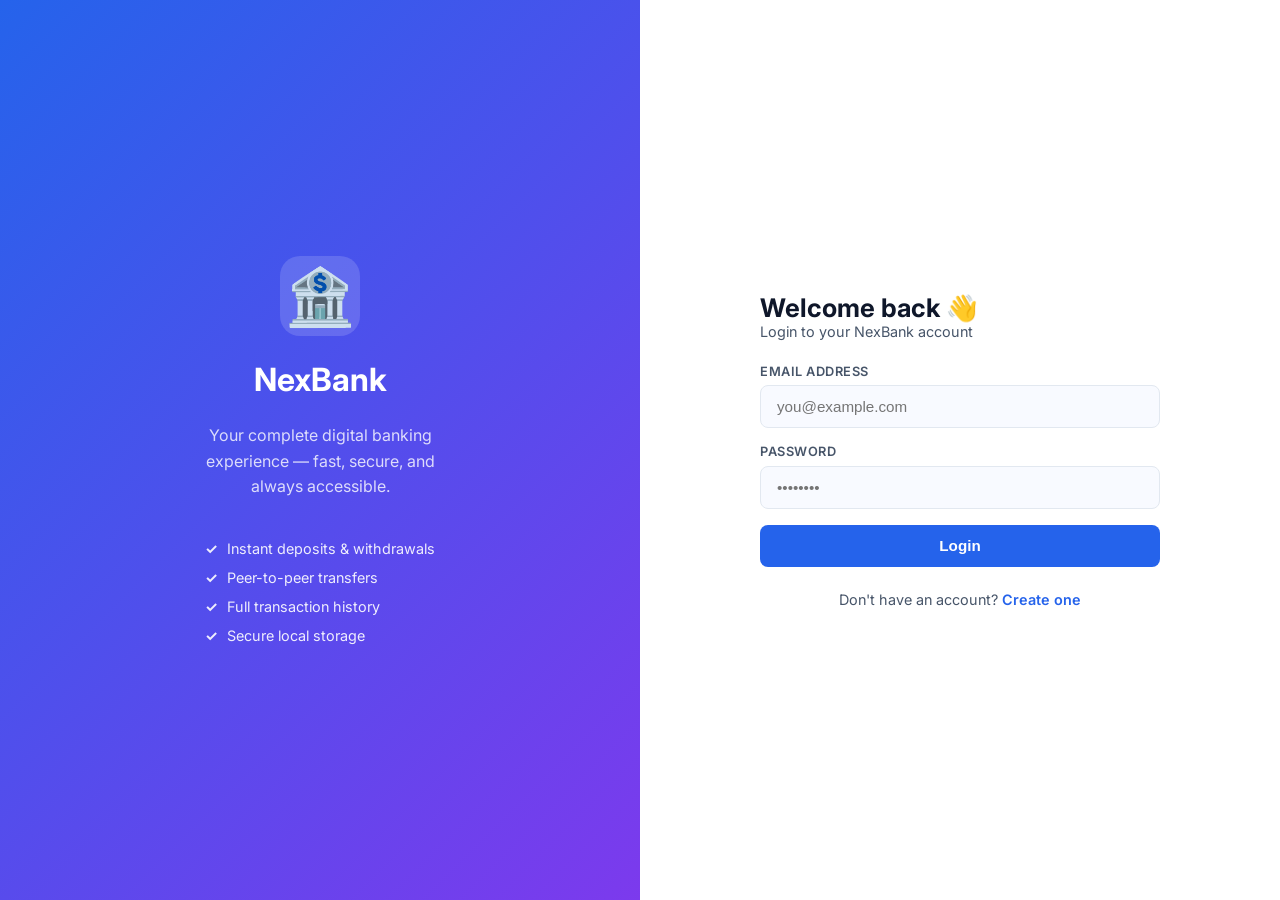
<file: index.html>
<!DOCTYPE html>
<html lang="en">
<head>
  <meta charset="UTF-8" />
  <meta name="viewport" content="width=device-width, initial-scale=1.0" />
  <title>NexBank — Login</title>
  <link rel="stylesheet" href="css/style.css" />
  <link rel="preconnect" href="https://fonts.googleapis.com">
  <link rel="stylesheet" href="https://fonts.googleapis.com/css2?family=Inter:wght@400;500;600;700;800&display=swap">
</head>
<body>

<div class="auth-wrapper">
  <!-- Brand Side -->
  <div class="auth-brand">
    <div class="logo-icon">🏦</div>
    <h1>NexBank</h1>
    <p>Your complete digital banking experience — fast, secure, and always accessible.</p>
    <ul class="auth-features">
      <li>Instant deposits & withdrawals</li>
      <li>Peer-to-peer transfers</li>
      <li>Full transaction history</li>
      <li>Secure local storage</li>
    </ul>
  </div>

  <!-- Form Side -->
  <div class="auth-form-side">
    <div class="auth-card">
      <div>
        <h2>Welcome back 👋</h2>
        <p class="sub">Login to your NexBank account</p>
      </div>

      <form onsubmit="handleLogin(event)" novalidate>
        <div style="display:flex;flex-direction:column;gap:1rem;">
          <div class="form-group">
            <label for="email">Email address</label>
            <input type="email" id="email" placeholder="you@example.com" required />
          </div>
          <div class="form-group">
            <label for="password">Password</label>
            <input type="password" id="password" placeholder="••••••••" required />
          </div>
          <div id="auth-msg" class="auth-msg"></div>
          <button type="submit" class="btn btn-primary btn-full">Login</button>
        </div>
      </form>

      <p class="auth-link">Don't have an account? <a href="register.html">Create one</a></p>
    </div>
  </div>
</div>

<script src="js/storage.js"></script>
<script src="js/auth.js"></script>
</body>
</html>
</file>
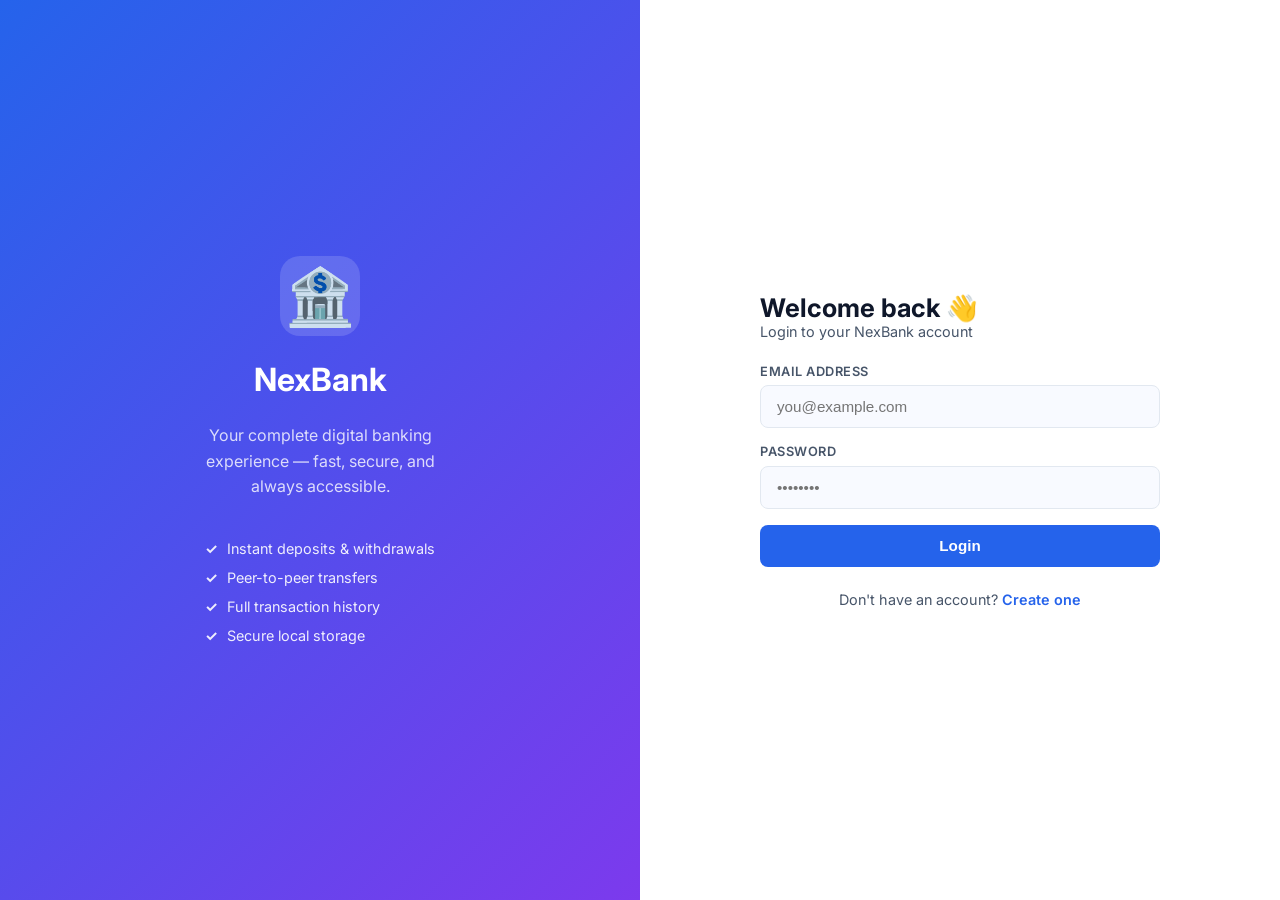
<file: dashboard.html>
<!DOCTYPE html>
<html lang="en">
<head>
  <meta charset="UTF-8" />
  <meta name="viewport" content="width=device-width, initial-scale=1.0" />
  <title>NexBank — Dashboard</title>
  <link rel="stylesheet" href="css/style.css" />
  <link rel="preconnect" href="https://fonts.googleapis.com">
  <link rel="stylesheet" href="https://fonts.googleapis.com/css2?family=Inter:wght@400;500;600;700;800&display=swap">
</head>
<body>

<div class="dashboard-layout">

  <!-- ===== SIDEBAR ===== -->
  <aside class="sidebar" id="sidebar">
    <div class="sidebar-header">
      <div class="sidebar-logo">🏦</div>
      <div class="sidebar-title">
        NexBank
        <span>Digital Banking</span>
      </div>
    </div>

    <nav class="sidebar-nav">
      <span class="nav-section-label">Main</span>
      <button class="nav-item active" data-section="overview" onclick="showSection('overview')">
        <span class="nav-icon">📊</span> Overview
      </button>

      <span class="nav-section-label">Transactions</span>
      <button class="nav-item" data-section="deposit" onclick="showSection('deposit')">
        <span class="nav-icon">💰</span> Deposit
      </button>
      <button class="nav-item" data-section="withdraw" onclick="showSection('withdraw')">
        <span class="nav-icon">💸</span> Withdraw
      </button>
      <button class="nav-item" data-section="transfer" onclick="showSection('transfer')">
        <span class="nav-icon">🔄</span> Transfer
      </button>
      <button class="nav-item" data-section="history" onclick="showSection('history')">
        <span class="nav-icon">📋</span> History
      </button>

      <span class="nav-section-label">Account</span>
      <button class="nav-item" data-section="profile" onclick="showSection('profile')">
        <span class="nav-icon">👤</span> Profile
      </button>
    </nav>

    <div class="sidebar-footer">
      <div class="user-chip">
        <div class="user-avatar" id="user-avatar-sidebar">R</div>
        <div class="user-chip-info">
          <div class="user-chip-name" id="user-name">User</div>
          <div class="user-chip-acc"  id="acc-number">ACC----</div>
        </div>
      </div>
      <button class="btn btn-danger btn-full" onclick="handleLogout()">🚪 Logout</button>
    </div>
  </aside>

  <!-- ===== MAIN ===== -->
  <div class="main-content">

    <!-- Topbar -->
    <header class="topbar">
      <div style="display:flex;align-items:center;gap:.75rem;">
        <button class="hamburger" id="hamburger">☰</button>
        <div class="topbar-left">
          <h2 id="topbar-title">Overview</h2>
          <p>Welcome back 👋</p>
        </div>
      </div>
      <div class="topbar-right">
        <button class="dark-toggle" onclick="toggleDarkMode()" title="Toggle dark mode">
          <span id="dark-icon">🌙</span>
        </button>
      </div>
    </header>

    <main class="page-content">

      <!-- ===== OVERVIEW ===== -->
      <section class="section active" id="sec-overview">
        <!-- Balance Hero -->
        <div class="balance-hero">
          <div class="balance-label">Total Balance</div>
          <div class="balance-amount" id="balance-display">₹0.00</div>
          <div class="balance-acc" id="balance-acc-display"></div>
        </div>

        <!-- Stats -->
        <div class="stats-grid">
          <div class="stat-card">
            <div class="stat-icon green">💵</div>
            <div class="stat-info">
              <p>Total Deposited</p>
              <h3 id="stat-deposit">₹0.00</h3>
            </div>
          </div>
          <div class="stat-card">
            <div class="stat-icon red">📤</div>
            <div class="stat-info">
              <p>Total Withdrawn</p>
              <h3 id="stat-withdraw">₹0.00</h3>
            </div>
          </div>
          <div class="stat-card">
            <div class="stat-icon purple">🔄</div>
            <div class="stat-info">
              <p>Total Transferred</p>
              <h3 id="stat-transfer">₹0.00</h3>
            </div>
          </div>
          <div class="stat-card">
            <div class="stat-icon blue">📋</div>
            <div class="stat-info">
              <p>Transactions</p>
              <h3 id="stat-txn-count">0</h3>
            </div>
          </div>
        </div>

        <!-- Quick Actions -->
        <p class="section-title">Quick Actions</p>
        <div class="action-grid">
          <button class="action-btn" onclick="showSection('deposit')">
            <div class="action-icon deposit">💰</div>
            <div>
              <h3>Deposit Money</h3>
              <p>Add funds to your account</p>
            </div>
          </button>
          <button class="action-btn" onclick="showSection('withdraw')">
            <div class="action-icon withdraw">💸</div>
            <div>
              <h3>Withdraw Money</h3>
              <p>Cash out from your balance</p>
            </div>
          </button>
          <button class="action-btn" onclick="showSection('transfer')">
            <div class="action-icon transfer">🔄</div>
            <div>
              <h3>Transfer Money</h3>
              <p>Send to another account</p>
            </div>
          </button>
        </div>
      </section>

      <!-- ===== DEPOSIT ===== -->
      <section class="section" id="sec-deposit">
        <div class="form-card">
          <h3>💰 Deposit Money</h3>
          <div class="form-group">
            <label for="dep-amount">Amount (₹)</label>
            <input type="number" id="dep-amount" placeholder="Enter amount" min="1" />
          </div>
          <div id="dep-msg" class="txn-msg"></div>
          <button class="btn btn-primary" onclick="handleDeposit()" style="margin-top:.75rem;width:100%">
            Deposit
          </button>
        </div>
      </section>

      <!-- ===== WITHDRAW ===== -->
      <section class="section" id="sec-withdraw">
        <div class="form-card">
          <h3>💸 Withdraw Money</h3>
          <div class="form-group">
            <label for="wdw-amount">Amount (₹)</label>
            <input type="number" id="wdw-amount" placeholder="Enter amount" min="1" />
          </div>
          <div id="wdw-msg" class="txn-msg"></div>
          <button class="btn btn-primary" onclick="handleWithdraw()" style="margin-top:.75rem;width:100%">
            Withdraw
          </button>
        </div>
      </section>

      <!-- ===== TRANSFER ===== -->
      <section class="section" id="sec-transfer">
        <div class="form-card">
          <h3>🔄 Transfer Money</h3>
          <div style="display:flex;flex-direction:column;gap:1rem;">
            <div class="form-group">
              <label for="receiver-email">Receiver's Email</label>
              <input type="email" id="receiver-email" placeholder="friend@example.com" />
            </div>
            <div class="form-group">
              <label for="transfer-amount">Amount (₹)</label>
              <input type="number" id="transfer-amount" placeholder="Enter amount" min="1" />
            </div>
          </div>
          <div id="transfer-msg" class="txn-msg"></div>
          <button class="btn btn-primary" onclick="handleTransfer()" style="margin-top:.75rem;width:100%">
            Send Money
          </button>
        </div>
      </section>

      <!-- ===== HISTORY ===== -->
      <section class="section" id="sec-history">
        <div class="history-controls">
          <input type="text" id="txn-search" placeholder="🔍 Search transactions…" />
          <select id="txn-filter">
            <option value="All">All Types</option>
            <option value="Deposit">Deposit</option>
            <option value="Withdrawal">Withdrawal</option>
            <option value="Transfer Sent">Transfer Sent</option>
            <option value="Transfer Received">Transfer Received</option>
          </select>
          <select id="txn-sort">
            <option value="newest">Newest First</option>
            <option value="oldest">Oldest First</option>
            <option value="highest">Highest Amount</option>
            <option value="lowest">Lowest Amount</option>
          </select>
        </div>
        <div class="table-wrap">
          <table>
            <thead>
              <tr>
                <th>Type</th>
                <th>Amount</th>
                <th>Note</th>
                <th>Date & Time</th>
              </tr>
            </thead>
            <tbody id="txn-tbody"></tbody>
          </table>
          <div class="txn-empty" id="txn-empty">No transactions found 📭</div>
        </div>
      </section>

      <!-- ===== PROFILE ===== -->
      <section class="section" id="sec-profile">
        <div class="profile-card">
          <div class="profile-avatar-big" id="profile-avatar">R</div>
          <div class="profile-info">
            <div class="profile-row">
              <span class="label">Name</span>
              <span class="value" id="profile-name">—</span>
            </div>
            <div class="profile-row">
              <span class="label">Email</span>
              <span class="value" id="profile-email">—</span>
            </div>
            <div class="profile-row">
              <span class="label">Account No.</span>
              <span class="value" id="profile-acc">—</span>
            </div>
            <div class="profile-row">
              <span class="label">Balance</span>
              <span class="value" id="profile-bal">—</span>
            </div>
          </div>

          <div class="divider"></div>
          <p style="font-size:.85rem;font-weight:600;margin-bottom:.75rem;">Edit Name</p>
          <form onsubmit="handleProfileUpdate(event)" novalidate>
            <div style="display:flex;flex-direction:column;gap:.75rem;">
              <div class="form-group">
                <label for="edit-name-input">New display name</label>
                <input type="text" id="edit-name-input" placeholder="Enter your name" />
              </div>
              <div id="profile-msg" class="txn-msg"></div>
              <button type="submit" class="btn btn-primary">Save Changes</button>
            </div>
          </form>
        </div>
      </section>

    </main>
  </div><!-- end main-content -->
</div><!-- end dashboard-layout -->

<script src="js/storage.js"></script>
<script src="js/transaction.js"></script>
<script src="js/dashboard.js"></script>

<script>
  // Keep topbar title + avatar initials in sync
  const origShowSection = showSection;
  const titles = {
    overview: "Overview", deposit: "Deposit", withdraw: "Withdraw",
    transfer: "Transfer", history: "History", profile: "Profile"
  };
  showSection = function(name) {
    origShowSection(name);
    document.getElementById("topbar-title").textContent = titles[name] || name;
  };

  // Set avatar initials on load
  window.addEventListener("DOMContentLoaded", () => {
    const u = getCurrentUser();
    if (u) {
      const initials = u.name.split(" ").map(w => w[0]).join("").toUpperCase().slice(0, 2);
      document.getElementById("user-avatar-sidebar").textContent = initials;
      if (document.getElementById("profile-avatar"))
        document.getElementById("profile-avatar").textContent = initials;
      if (document.getElementById("balance-acc-display"))
        document.getElementById("balance-acc-display").textContent = u.accountNumber || "";
    }
  });
</script>
</body>
</html>
</file>
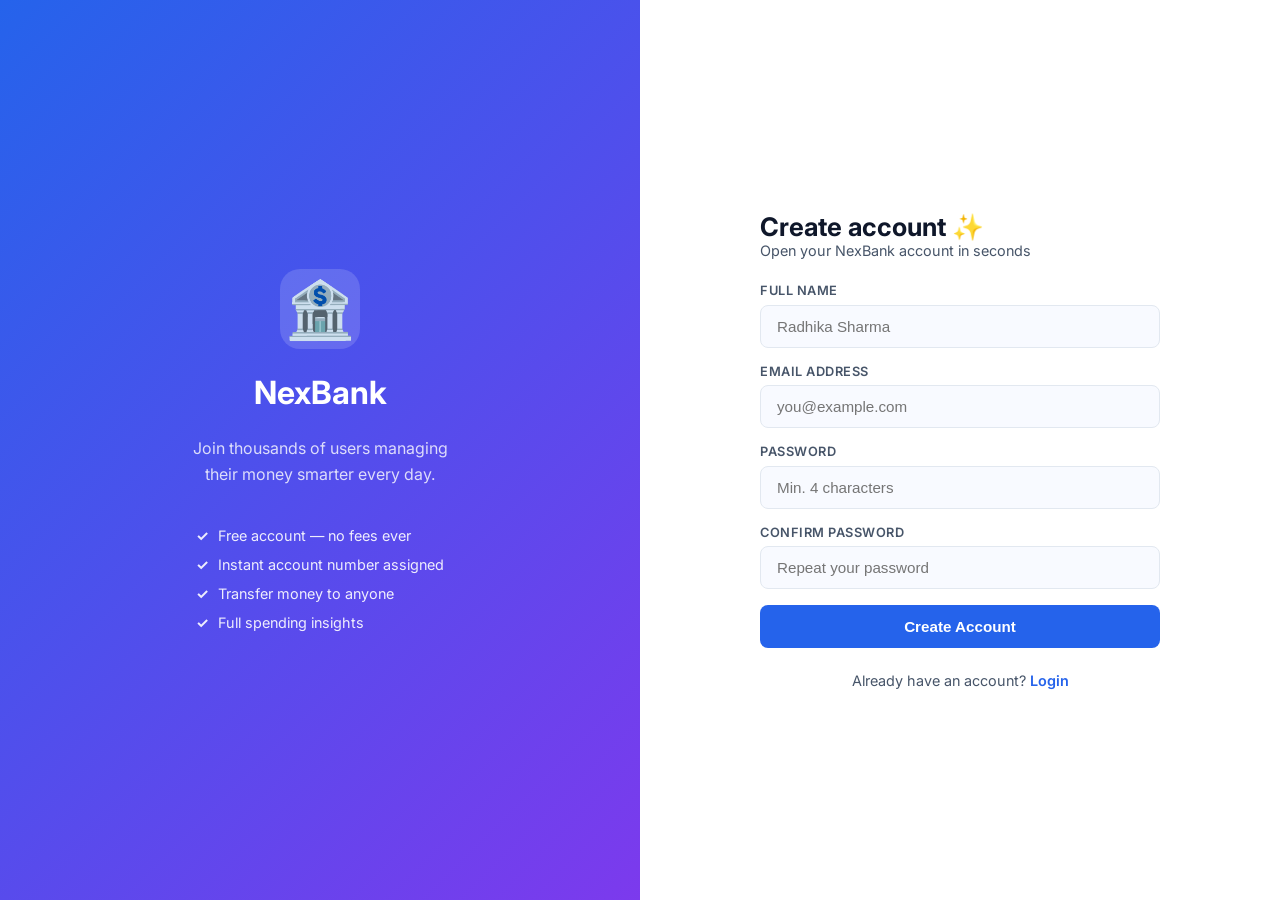
<file: register.html>
<!DOCTYPE html>
<html lang="en">
<head>
  <meta charset="UTF-8" />
  <meta name="viewport" content="width=device-width, initial-scale=1.0" />
  <title>NexBank — Register</title>
  <link rel="stylesheet" href="css/style.css" />
  <link rel="preconnect" href="https://fonts.googleapis.com">
  <link rel="stylesheet" href="https://fonts.googleapis.com/css2?family=Inter:wght@400;500;600;700;800&display=swap">
</head>
<body>

<div class="auth-wrapper">
  <!-- Brand Side -->
  <div class="auth-brand">
    <div class="logo-icon">🏦</div>
    <h1>NexBank</h1>
    <p>Join thousands of users managing their money smarter every day.</p>
    <ul class="auth-features">
      <li>Free account — no fees ever</li>
      <li>Instant account number assigned</li>
      <li>Transfer money to anyone</li>
      <li>Full spending insights</li>
    </ul>
  </div>

  <!-- Form Side -->
  <div class="auth-form-side">
    <div class="auth-card">
      <div>
        <h2>Create account ✨</h2>
        <p class="sub">Open your NexBank account in seconds</p>
      </div>

      <form onsubmit="handleRegister(event)" novalidate>
        <div style="display:flex;flex-direction:column;gap:1rem;">
          <div class="form-group">
            <label for="name">Full name</label>
            <input type="text" id="name" placeholder="Radhika Sharma" required />
          </div>
          <div class="form-group">
            <label for="email">Email address</label>
            <input type="email" id="email" placeholder="you@example.com" required />
          </div>
          <div class="form-group">
            <label for="password">Password</label>
            <input type="password" id="password" placeholder="Min. 4 characters" required />
          </div>
          <div class="form-group">
            <label for="confirm">Confirm password</label>
            <input type="password" id="confirm" placeholder="Repeat your password" required />
          </div>
          <div id="auth-msg" class="auth-msg"></div>
          <button type="submit" class="btn btn-primary btn-full">Create Account</button>
        </div>
      </form>

      <p class="auth-link">Already have an account? <a href="index.html">Login</a></p>
    </div>
  </div>
</div>

<script src="js/storage.js"></script>
<script src="js/auth.js"></script>
</body>
</html>
</file>
<file: css/style.css>
/* ===== RESET & BASE ===== */
*, *::before, *::after { box-sizing: border-box; margin: 0; padding: 0; }

:root {
  --bg:        #f0f4ff;
  --surface:   #ffffff;
  --surface2:  #f8faff;
  --primary:   #2563eb;
  --primary-d: #1d4ed8;
  --accent:    #7c3aed;
  --success:   #16a34a;
  --danger:    #dc2626;
  --warning:   #d97706;
  --text:      #0f172a;
  --text-2:    #475569;
  --text-3:    #94a3b8;
  --border:    #e2e8f0;
  --shadow:    0 1px 3px rgba(0,0,0,.08), 0 4px 16px rgba(37,99,235,.06);
  --shadow-lg: 0 8px 32px rgba(37,99,235,.12);
  --radius:    14px;
  --sidebar-w: 240px;
  --transition: .2s ease;
}

body.dark {
  --bg:       #0d1117;
  --surface:  #161b22;
  --surface2: #1c2128;
  --text:     #e6edf3;
  --text-2:   #8b949e;
  --text-3:   #484f58;
  --border:   #30363d;
  --shadow:   0 1px 3px rgba(0,0,0,.3), 0 4px 16px rgba(0,0,0,.2);
}

body {
  font-family: 'Inter', system-ui, sans-serif;
  background: var(--bg);
  color: var(--text);
  min-height: 100vh;
  transition: background var(--transition), color var(--transition);
}

/* ===== AUTH PAGES ===== */
.auth-wrapper {
  min-height: 100vh;
  display: grid;
  grid-template-columns: 1fr 1fr;
}

.auth-brand {
  background: linear-gradient(135deg, var(--primary), var(--accent));
  display: flex;
  flex-direction: column;
  justify-content: center;
  align-items: center;
  padding: 3rem;
  color: #fff;
  gap: 1.5rem;
}

.auth-brand .logo-icon {
  font-size: 3.5rem;
  background: rgba(255,255,255,.15);
  border-radius: 20px;
  width: 80px;
  height: 80px;
  display: flex;
  align-items: center;
  justify-content: center;
}

.auth-brand h1 { font-size: 2rem; font-weight: 700; }
.auth-brand p  { opacity: .8; text-align: center; max-width: 280px; line-height: 1.6; }

.auth-features {
  list-style: none;
  display: flex;
  flex-direction: column;
  gap: .75rem;
  margin-top: 1rem;
}
.auth-features li {
  display: flex;
  align-items: center;
  gap: .6rem;
  font-size: .9rem;
  opacity: .9;
}
.auth-features li::before { content: "✓"; font-weight: 700; }

.auth-form-side {
  display: flex;
  align-items: center;
  justify-content: center;
  padding: 2rem;
  background: var(--surface);
}

.auth-card {
  width: 100%;
  max-width: 400px;
  display: flex;
  flex-direction: column;
  gap: 1.5rem;
}

.auth-card h2 { font-size: 1.6rem; font-weight: 700; }
.auth-card .sub { color: var(--text-2); font-size: .9rem; }

.form-group {
  display: flex;
  flex-direction: column;
  gap: .4rem;
}

.form-group label {
  font-size: .8rem;
  font-weight: 600;
  color: var(--text-2);
  text-transform: uppercase;
  letter-spacing: .04em;
}

.form-group input {
  padding: .75rem 1rem;
  border: 1.5px solid var(--border);
  border-radius: 8px;
  font-size: .95rem;
  background: var(--surface2);
  color: var(--text);
  transition: border-color var(--transition);
  outline: none;
}
.form-group input:focus { border-color: var(--primary); }

.btn {
  padding: .8rem 1.4rem;
  border: none;
  border-radius: 8px;
  font-size: .95rem;
  font-weight: 600;
  cursor: pointer;
  transition: all var(--transition);
}
.btn-primary {
  background: var(--primary);
  color: #fff;
}
.btn-primary:hover { background: var(--primary-d); transform: translateY(-1px); box-shadow: var(--shadow-lg); }
.btn-full { width: 100%; }
.btn-danger { background: var(--danger); color: #fff; }
.btn-danger:hover { background: #b91c1c; }
.btn-ghost {
  background: transparent;
  color: var(--text-2);
  border: 1.5px solid var(--border);
}
.btn-ghost:hover { border-color: var(--primary); color: var(--primary); }

.auth-link { font-size: .9rem; color: var(--text-2); text-align: center; }
.auth-link a { color: var(--primary); text-decoration: none; font-weight: 600; }
.auth-link a:hover { text-decoration: underline; }

.auth-msg {
  padding: .7rem 1rem;
  border-radius: 8px;
  font-size: .9rem;
  display: none;
}
.auth-msg.error   { background: #fee2e2; color: #b91c1c; display: block; }
.auth-msg.success { background: #dcfce7; color: #15803d; display: block; }

/* ===== DASHBOARD LAYOUT ===== */
.dashboard-layout {
  display: flex;
  min-height: 100vh;
}

/* Sidebar */
.sidebar {
  width: var(--sidebar-w);
  background: var(--surface);
  border-right: 1px solid var(--border);
  display: flex;
  flex-direction: column;
  position: fixed;
  top: 0; left: 0; bottom: 0;
  z-index: 100;
  transition: transform var(--transition), background var(--transition);
}

.sidebar-header {
  padding: 1.5rem 1.25rem 1rem;
  border-bottom: 1px solid var(--border);
  display: flex;
  align-items: center;
  gap: .75rem;
}

.sidebar-logo {
  width: 36px; height: 36px;
  background: linear-gradient(135deg, var(--primary), var(--accent));
  border-radius: 8px;
  display: flex;
  align-items: center;
  justify-content: center;
  font-size: 1.1rem;
  flex-shrink: 0;
}

.sidebar-title { font-size: 1rem; font-weight: 700; line-height: 1.2; }
.sidebar-title span { display: block; font-size: .7rem; color: var(--text-3); font-weight: 400; }

.sidebar-nav {
  flex: 1;
  padding: 1rem .75rem;
  display: flex;
  flex-direction: column;
  gap: .25rem;
  overflow-y: auto;
}

.nav-section-label {
  font-size: .7rem;
  font-weight: 600;
  text-transform: uppercase;
  letter-spacing: .06em;
  color: var(--text-3);
  padding: .75rem .5rem .25rem;
}

.nav-item {
  display: flex;
  align-items: center;
  gap: .75rem;
  padding: .65rem .9rem;
  border-radius: 8px;
  cursor: pointer;
  color: var(--text-2);
  font-size: .9rem;
  font-weight: 500;
  transition: all var(--transition);
  border: none;
  background: none;
  text-align: left;
  width: 100%;
}

.nav-item:hover  { background: var(--surface2); color: var(--text); }
.nav-item.active { background: rgba(37,99,235,.1); color: var(--primary); font-weight: 600; }

.nav-item .nav-icon { font-size: 1.1rem; width: 22px; text-align: center; }

.sidebar-footer {
  padding: 1rem .75rem;
  border-top: 1px solid var(--border);
  display: flex;
  flex-direction: column;
  gap: .5rem;
}

.user-chip {
  display: flex;
  align-items: center;
  gap: .75rem;
  padding: .6rem .75rem;
  background: var(--surface2);
  border-radius: 10px;
}

.user-avatar {
  width: 32px; height: 32px;
  border-radius: 50%;
  background: linear-gradient(135deg, var(--primary), var(--accent));
  display: flex;
  align-items: center;
  justify-content: center;
  color: #fff;
  font-size: .75rem;
  font-weight: 700;
  flex-shrink: 0;
}

.user-chip-info { flex: 1; overflow: hidden; }
.user-chip-name { font-size: .85rem; font-weight: 600; white-space: nowrap; overflow: hidden; text-overflow: ellipsis; }
.user-chip-acc  { font-size: .7rem; color: var(--text-3); }

/* Main Content */
.main-content {
  margin-left: var(--sidebar-w);
  flex: 1;
  display: flex;
  flex-direction: column;
  min-height: 100vh;
}

.topbar {
  background: var(--surface);
  border-bottom: 1px solid var(--border);
  padding: 1rem 2rem;
  display: flex;
  align-items: center;
  justify-content: space-between;
  position: sticky;
  top: 0;
  z-index: 50;
}

.topbar-left h2 { font-size: 1.2rem; font-weight: 700; }
.topbar-left p  { font-size: .8rem; color: var(--text-2); }

.topbar-right { display: flex; align-items: center; gap: .75rem; }

.dark-toggle {
  background: none;
  border: 1.5px solid var(--border);
  border-radius: 8px;
  padding: .4rem .7rem;
  cursor: pointer;
  font-size: 1rem;
  transition: all var(--transition);
}
.dark-toggle:hover { border-color: var(--primary); }

.hamburger {
  display: none;
  background: none;
  border: none;
  font-size: 1.4rem;
  cursor: pointer;
  color: var(--text);
}

.page-content { padding: 2rem; flex: 1; }

/* Sections */
.section { display: none; }
.section.active { display: block; }

/* Balance Card */
.balance-hero {
  background: linear-gradient(135deg, var(--primary), var(--accent));
  border-radius: var(--radius);
  padding: 2rem;
  color: #fff;
  margin-bottom: 1.5rem;
  position: relative;
  overflow: hidden;
}
.balance-hero::before {
  content: "";
  position: absolute;
  top: -40px; right: -40px;
  width: 180px; height: 180px;
  background: rgba(255,255,255,.07);
  border-radius: 50%;
}
.balance-hero::after {
  content: "";
  position: absolute;
  bottom: -60px; right: 60px;
  width: 140px; height: 140px;
  background: rgba(255,255,255,.05);
  border-radius: 50%;
}
.balance-label { font-size: .85rem; opacity: .8; margin-bottom: .4rem; }
.balance-amount {
  font-size: 2.6rem;
  font-weight: 800;
  letter-spacing: -.02em;
  position: relative;
  z-index: 1;
}
.balance-acc { font-size: .8rem; opacity: .7; margin-top: .4rem; }

/* Stats Grid */
.stats-grid {
  display: grid;
  grid-template-columns: repeat(auto-fit, minmax(160px, 1fr));
  gap: 1rem;
  margin-bottom: 1.5rem;
}

.stat-card {
  background: var(--surface);
  border-radius: var(--radius);
  padding: 1.25rem;
  box-shadow: var(--shadow);
  display: flex;
  align-items: center;
  gap: 1rem;
}

.stat-icon {
  width: 44px; height: 44px;
  border-radius: 10px;
  display: flex;
  align-items: center;
  justify-content: center;
  font-size: 1.2rem;
  flex-shrink: 0;
}
.stat-icon.green  { background: #dcfce7; }
.stat-icon.red    { background: #fee2e2; }
.stat-icon.purple { background: #f3e8ff; }
.stat-icon.blue   { background: #dbeafe; }

.stat-info p { font-size: .75rem; color: var(--text-2); margin-bottom: .2rem; }
.stat-info h3 { font-size: 1rem; font-weight: 700; }

/* Quick Actions */
.section-title {
  font-size: 1rem;
  font-weight: 700;
  margin-bottom: 1rem;
  color: var(--text-2);
  text-transform: uppercase;
  letter-spacing: .04em;
  font-size: .8rem;
}

.action-grid {
  display: grid;
  grid-template-columns: repeat(auto-fit, minmax(220px, 1fr));
  gap: 1rem;
}

.action-btn {
  background: var(--surface);
  border: 1.5px solid var(--border);
  border-radius: var(--radius);
  padding: 1.5rem;
  cursor: pointer;
  text-align: left;
  transition: all var(--transition);
  display: flex;
  align-items: center;
  gap: 1rem;
}
.action-btn:hover { border-color: var(--primary); box-shadow: var(--shadow-lg); transform: translateY(-2px); }

.action-icon {
  width: 48px; height: 48px;
  border-radius: 12px;
  display: flex;
  align-items: center;
  justify-content: center;
  font-size: 1.4rem;
}
.action-icon.deposit  { background: #dcfce7; }
.action-icon.withdraw { background: #fee2e2; }
.action-icon.transfer { background: #f3e8ff; }

.action-btn h3 { font-size: .95rem; font-weight: 600; }
.action-btn p  { font-size: .8rem; color: var(--text-2); }

/* Transaction Form Card */
.form-card {
  background: var(--surface);
  border-radius: var(--radius);
  padding: 1.75rem;
  box-shadow: var(--shadow);
  max-width: 480px;
}

.form-card h3 {
  font-size: 1.1rem;
  font-weight: 700;
  margin-bottom: 1.25rem;
  display: flex;
  align-items: center;
  gap: .5rem;
}

.txn-msg {
  padding: .6rem 1rem;
  border-radius: 8px;
  font-size: .875rem;
  margin-top: .75rem;
  min-height: 1.5rem;
}
.txn-msg.success { background: #dcfce7; color: #15803d; }
.txn-msg.error   { background: #fee2e2; color: #b91c1c; }

/* Transaction History */
.history-controls {
  display: flex;
  gap: .75rem;
  flex-wrap: wrap;
  margin-bottom: 1.25rem;
}

.history-controls input,
.history-controls select {
  padding: .55rem .9rem;
  border: 1.5px solid var(--border);
  border-radius: 8px;
  font-size: .875rem;
  background: var(--surface);
  color: var(--text);
  outline: none;
}
.history-controls input  { flex: 1; min-width: 160px; }
.history-controls input:focus,
.history-controls select:focus { border-color: var(--primary); }

.table-wrap {
  background: var(--surface);
  border-radius: var(--radius);
  box-shadow: var(--shadow);
  overflow-x: auto;
}

table { width: 100%; border-collapse: collapse; }
thead th {
  padding: .85rem 1.25rem;
  text-align: left;
  font-size: .75rem;
  font-weight: 600;
  text-transform: uppercase;
  letter-spacing: .05em;
  color: var(--text-2);
  border-bottom: 1.5px solid var(--border);
  white-space: nowrap;
}
tbody td {
  padding: .9rem 1.25rem;
  font-size: .88rem;
  border-bottom: 1px solid var(--border);
  color: var(--text);
}
tbody tr:last-child td { border-bottom: none; }
tbody tr:hover { background: var(--surface2); }

.badge {
  display: inline-block;
  padding: .25rem .6rem;
  border-radius: 6px;
  font-size: .75rem;
  font-weight: 600;
}
.badge-deposit            { background: #dcfce7; color: #15803d; }
.badge-withdrawal         { background: #fee2e2; color: #b91c1c; }
.badge-transfer-sent      { background: #f3e8ff; color: #7c3aed; }
.badge-transfer-received  { background: #dbeafe; color: #1d4ed8; }

.amount-credit { color: var(--success); font-weight: 600; }
.amount-debit  { color: var(--danger);  font-weight: 600; }

.txn-empty {
  padding: 3rem;
  text-align: center;
  color: var(--text-3);
  font-size: .9rem;
  display: none;
}

/* Profile */
.profile-card {
  background: var(--surface);
  border-radius: var(--radius);
  padding: 2rem;
  box-shadow: var(--shadow);
  max-width: 480px;
}

.profile-avatar-big {
  width: 64px; height: 64px;
  border-radius: 50%;
  background: linear-gradient(135deg, var(--primary), var(--accent));
  display: flex;
  align-items: center;
  justify-content: center;
  color: #fff;
  font-size: 1.5rem;
  font-weight: 700;
  margin-bottom: 1.25rem;
}

.profile-info { display: flex; flex-direction: column; gap: .5rem; margin-bottom: 1.5rem; }
.profile-row  { display: flex; gap: .5rem; font-size: .9rem; }
.profile-row .label { color: var(--text-2); min-width: 110px; }
.profile-row .value { font-weight: 600; }
.divider { height: 1px; background: var(--border); margin: 1rem 0; }

/* ===== RESPONSIVE ===== */
@media (max-width: 768px) {
  .auth-wrapper { grid-template-columns: 1fr; }
  .auth-brand   { display: none; }

  .sidebar {
    transform: translateX(-100%);
  }
  .sidebar.open { transform: translateX(0); box-shadow: 0 0 0 100vw rgba(0,0,0,.4); }

  .hamburger    { display: block; }
  .main-content { margin-left: 0; }
  .topbar       { padding: .75rem 1rem; }
  .page-content { padding: 1rem; }
  .balance-amount { font-size: 1.9rem; }
  .action-grid  { grid-template-columns: 1fr; }
}
</file>
